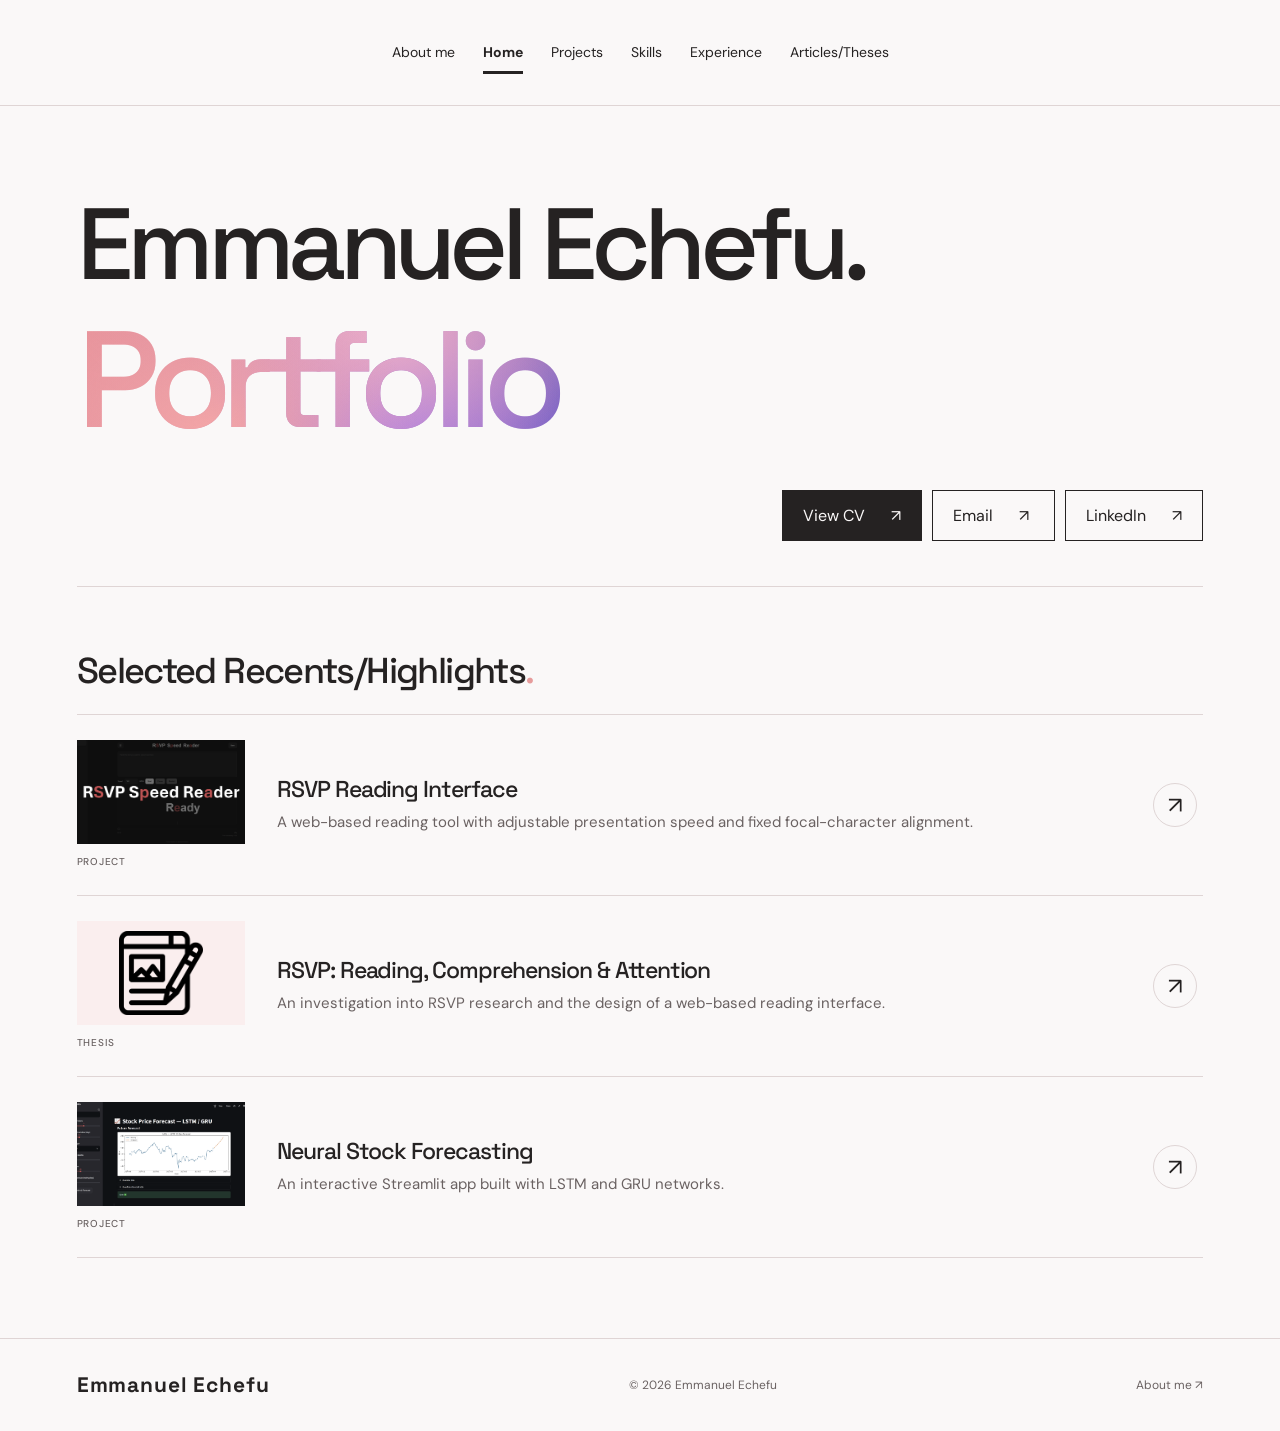
<file: index.html>
<!doctype html><html lang="en"><head><meta charset="utf-8"><meta name="viewport" content="width=device-width, initial-scale=1"><title>Home — Emmanuel Echefu</title><meta name="description" content="Emmanuel Echefu — Computer Science student at the University of Nottingham. Projects in AI, software development, and web technologies."><link rel="stylesheet" href="/style.css"><script src="/app.js" defer></script></head><body><a class="skip" href="#main">Skip to content</a><header><button class="menu" aria-expanded="false" aria-controls="nav">Menu +</button><nav id="nav"><a href="/about/" >About me</a><a href="/" aria-current="page">Home</a><a href="/projects/" >Projects</a><a href="/skills/" >Skills</a><a href="/experience/" >Experience</a><a href="/articles/" >Articles/Theses</a></nav></header><main id="main"><section class="hero"><h1><span class="personal-name">Emmanuel Echefu<span class="green">.</span></span><span class="portfolio-word"><span class="outline">Portfolio</span><span class="portfolio-hue" aria-hidden="true">Portfolio</span></span></h1><div class="hero-bottom"><div class="contact-links"><a href="/assets/emmanuel-echefu-cv.pdf" target="_blank" rel="noopener">View CV <span>↗</span></a><a href="mailto:eman.echefu@gmail.com">Email <span>↗</span></a><a href="https://www.linkedin.com/in/emmanuel-echefu-28482b37a/" target="_blank" rel="noopener">LinkedIn <span>↗</span></a></div></div></section><section class="updates"><div class="section-head"><div><h2>Selected Recents/Highlights<span class="green">.</span></h2></div></div><a class="update" href="/projects/#rsvp-reader"><span class="update-preview"><span class="update-image"><img src="/assets/rsvp-reading-tool.png" alt="" loading="lazy"></span><span class="date">PROJECT</span></span><div><h3>RSVP Reading Interface</h3><p>A web-based reading tool with adjustable presentation speed and fixed focal-character alignment.</p></div><span class="round-arrow">↗</span></a><a class="update" href="/articles/#rsvp-thesis"><span class="update-preview"><span class="update-image"><img src="/assets/rsvp-thesis-thumbnail.png" alt="" loading="lazy"></span><span class="date">THESIS</span></span><div><h3>RSVP: Reading, Comprehension & Attention</h3><p>An investigation into RSVP research and the design of a web-based reading interface.</p></div><span class="round-arrow">↗</span></a><a class="update" href="/projects/#stock-forecast"><span class="update-preview"><span class="update-image"><img src="/assets/project1.png" alt="" loading="lazy"></span><span class="date">PROJECT</span></span><div><h3>Neural Stock Forecasting</h3><p>An interactive Streamlit app built with LSTM and GRU networks.</p></div><span class="round-arrow">↗</span></a></section></main><footer><a class="brand" href="/">Emmanuel Echefu</a><p>© 2026 Emmanuel Echefu</p><a href="/about/">About me ↗</a></footer><dialog id="modal"><button class="close" aria-label="Close dialog">×</button><div id="modal-content"></div></dialog></body></html>
</file>
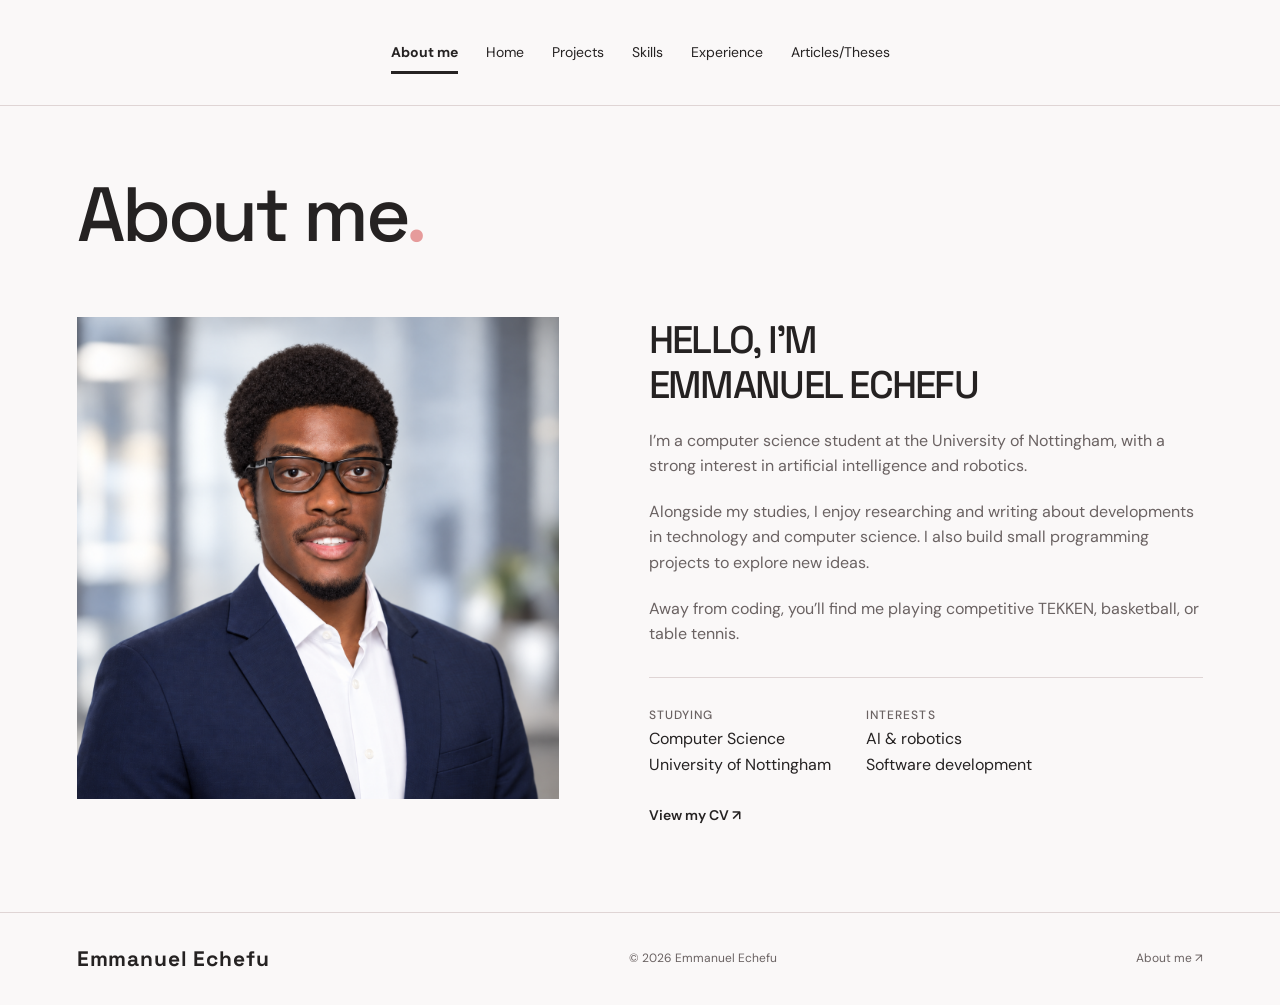
<file: about/index.html>
<!doctype html><html lang="en"><head><meta charset="utf-8"><meta name="viewport" content="width=device-width, initial-scale=1"><title>About me — Emmanuel Echefu</title><meta name="description" content="Emmanuel Echefu — Computer Science student at the University of Nottingham. Projects in AI, software development, and web technologies."><link rel="stylesheet" href="/style.css"><script src="/app.js" defer></script></head><body><a class="skip" href="#main">Skip to content</a><header><button class="menu" aria-expanded="false" aria-controls="nav">Menu +</button><nav id="nav"><a href="/about/" aria-current="page">About me</a><a href="/" >Home</a><a href="/projects/" >Projects</a><a href="/skills/" >Skills</a><a href="/experience/" >Experience</a><a href="/articles/" >Articles/Theses</a></nav></header><main id="main"><section class="page-intro about-intro"><h1>About me<span class="green">.</span></h1></section><section class="about-grid"><figure><img class="portrait" src="/assets/emmanuel-echefu-portrait.png" alt="Portrait of Emmanuel Echefu" width="1254" height="1254"></figure><div><h2>HELLO, I’M<br>EMMANUEL ECHEFU</h2><p>I’m a computer science student at the University of Nottingham, with a strong interest in artificial intelligence and robotics.</p><p>Alongside my studies, I enjoy researching and writing about developments in technology and computer science. I also build small programming projects to explore new ideas.</p><p>Away from coding, you’ll find me playing competitive TEKKEN, basketball, or table tennis.</p><div class="about-facts"><div><small>STUDYING</small><p>Computer Science<br>University of Nottingham</p></div><div><small>INTERESTS</small><p>AI & robotics<br>Software development</p></div></div><a class="text-link" href="/assets/emmanuel-echefu-cv.pdf" target="_blank" rel="noopener">View my CV ↗</a></div></section></main><footer><a class="brand" href="/">Emmanuel Echefu</a><p>© 2026 Emmanuel Echefu</p><a href="/about/">About me ↗</a></footer><dialog id="modal"><button class="close" aria-label="Close dialog">×</button><div id="modal-content"></div></dialog></body></html>
</file>
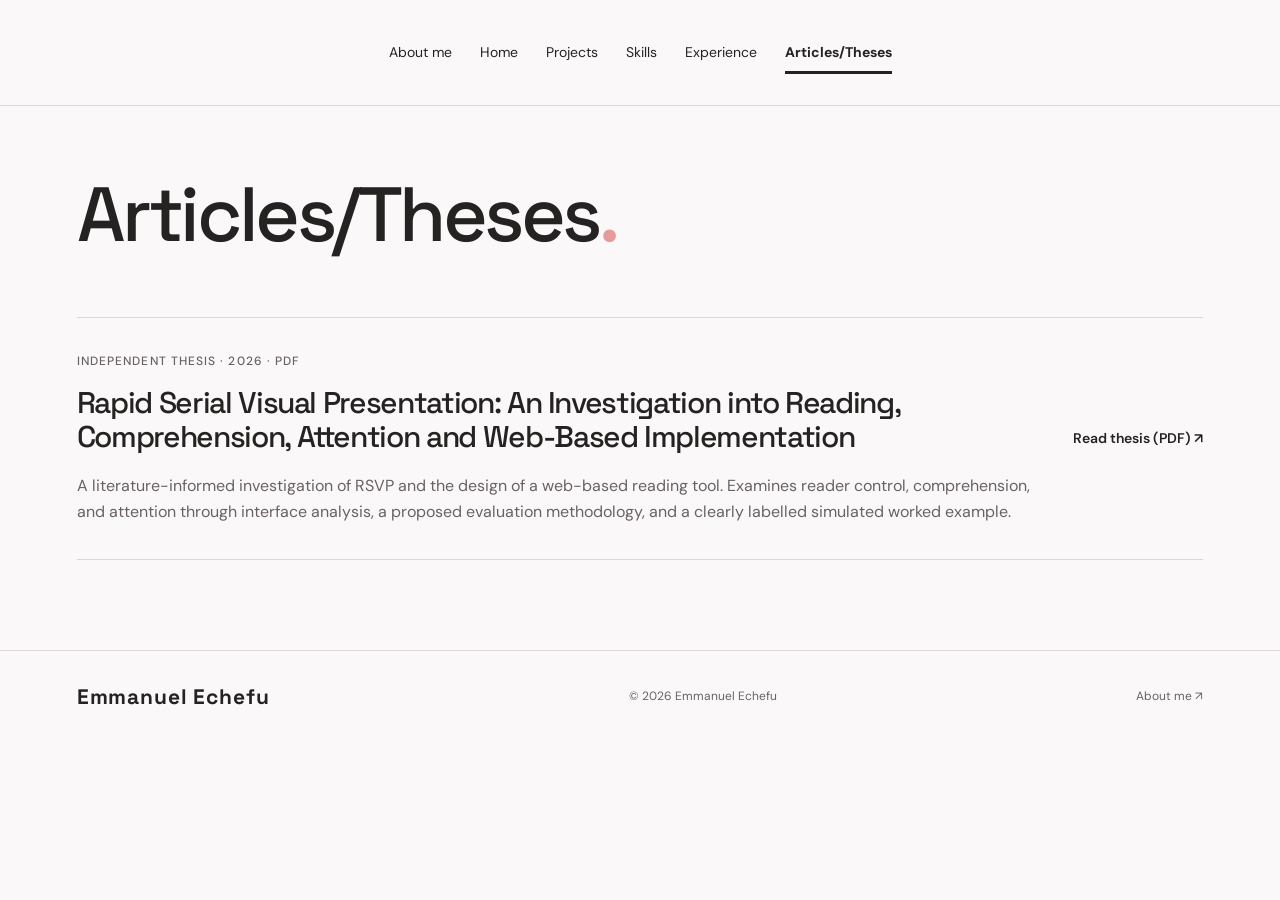
<file: articles/index.html>
<!doctype html><html lang="en"><head><meta charset="utf-8"><meta name="viewport" content="width=device-width, initial-scale=1"><title>Articles/Theses — Emmanuel Echefu</title><meta name="description" content="Emmanuel Echefu — Computer Science student at the University of Nottingham. Projects in AI, software development, and web technologies."><link rel="stylesheet" href="/style.css"><script src="/app.js" defer></script></head><body><a class="skip" href="#main">Skip to content</a><header><button class="menu" aria-expanded="false" aria-controls="nav">Menu +</button><nav id="nav"><a href="/about/" >About me</a><a href="/" >Home</a><a href="/projects/" >Projects</a><a href="/skills/" >Skills</a><a href="/experience/" >Experience</a><a href="/articles/" aria-current="page">Articles/Theses</a></nav></header><main id="main"><section class="page-intro"><h1>Articles/<wbr>Theses<span class="green">.</span></h1></section><section class="article-list"><article class="article-row" id="rsvp-thesis"><div><p class="eyebrow">INDEPENDENT THESIS · 2026 · PDF</p><h2>Rapid Serial Visual Presentation: An Investigation into Reading, Comprehension, Attention and Web-Based Implementation</h2><p>A literature-informed investigation of RSVP and the design of a web-based reading tool. Examines reader control, comprehension, and attention through interface analysis, a proposed evaluation methodology, and a clearly labelled simulated worked example.</p></div><a class="text-link" href="/assets/rsvp-thesis.pdf" target="_blank" rel="noopener">Read thesis (PDF) ↗</a></article></section></main><footer><a class="brand" href="/">Emmanuel Echefu</a><p>© 2026 Emmanuel Echefu</p><a href="/about/">About me ↗</a></footer><dialog id="modal"><button class="close" aria-label="Close dialog">×</button><div id="modal-content"></div></dialog></body></html>
</file>
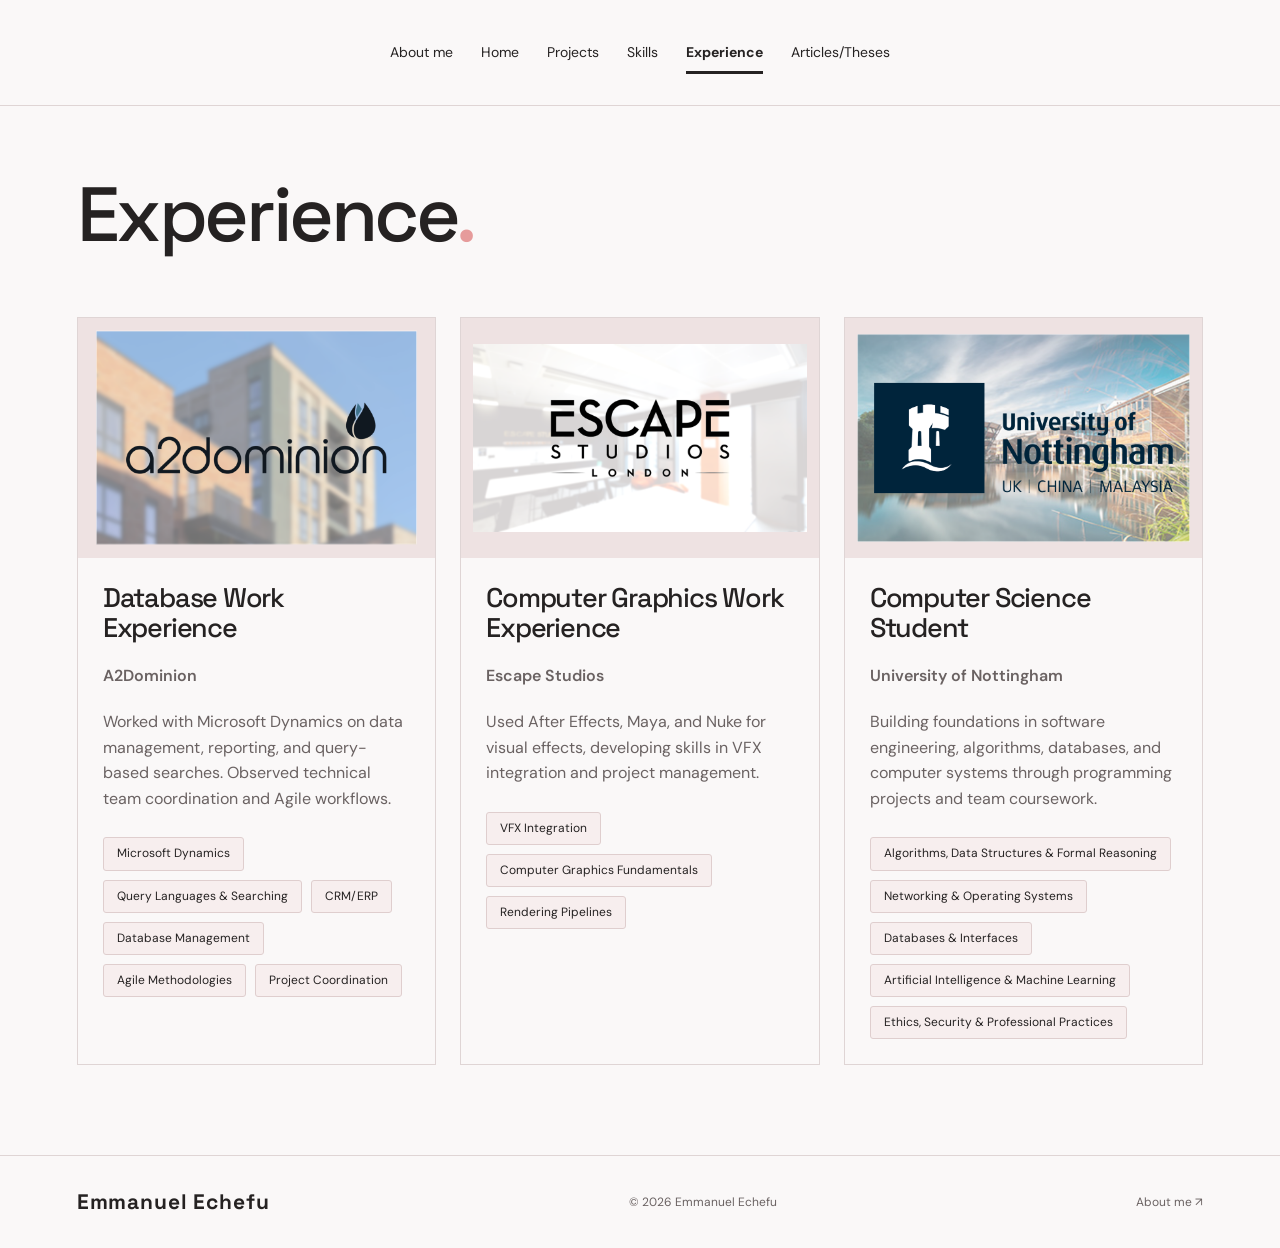
<file: experience/index.html>
<!doctype html><html lang="en"><head><meta charset="utf-8"><meta name="viewport" content="width=device-width, initial-scale=1"><title>Experience — Emmanuel Echefu</title><meta name="description" content="Emmanuel Echefu — Computer Science student at the University of Nottingham. Projects in AI, software development, and web technologies."><link rel="stylesheet" href="/style.css"><script src="/app.js" defer></script></head><body><a class="skip" href="#main">Skip to content</a><header><button class="menu" aria-expanded="false" aria-controls="nav">Menu +</button><nav id="nav"><a href="/about/" >About me</a><a href="/" >Home</a><a href="/projects/" >Projects</a><a href="/skills/" >Skills</a><a href="/experience/" aria-current="page">Experience</a><a href="/articles/" >Articles/Theses</a></nav></header><main id="main"><section class="page-intro"><h1>Experience<span class="green">.</span></h1></section><section class="card-grid experience-grid"><article class="card" id="a2dominion"><div class="thumb real-thumb"><img src="/assets/a2dominion.png" alt="A2Dominion thumbnail" loading="lazy"></div><div class="card-body"><h2>Database Work Experience</h2><p class="organization">A2Dominion</p><p>Worked with Microsoft Dynamics on data management, reporting, and query-based searches. Observed technical team coordination and Agile workflows.</p><div class="chips"><span>Microsoft Dynamics</span><span>Query Languages &amp; Searching</span><span>CRM/ERP</span><span>Database Management</span><span>Agile Methodologies</span><span>Project Coordination</span></div></div></article><article class="card" id="escape-studios"><div class="thumb real-thumb"><img src="/assets/escape-studios.png" alt="Escape Studios thumbnail" loading="lazy"></div><div class="card-body"><h2>Computer Graphics Work Experience</h2><p class="organization">Escape Studios</p><p>Used After Effects, Maya, and Nuke for visual effects, developing skills in VFX integration and project management.</p><div class="chips"><span>VFX Integration</span><span>Computer Graphics Fundamentals</span><span>Rendering Pipelines</span></div></div></article><article class="card" id="nottingham"><div class="thumb real-thumb"><img src="/assets/university-of-nottingham.png" alt="University of Nottingham thumbnail" loading="lazy"></div><div class="card-body"><h2>Computer Science Student</h2><p class="organization">University of Nottingham</p><p>Building foundations in software engineering, algorithms, databases, and computer systems through programming projects and team coursework.</p><div class="chips"><span>Algorithms, Data Structures &amp; Formal Reasoning</span><span>Networking &amp; Operating Systems</span><span>Databases &amp; Interfaces</span><span>Artificial Intelligence &amp; Machine Learning</span><span>Ethics, Security &amp; Professional Practices</span></div></div></article></section></main><footer><a class="brand" href="/">Emmanuel Echefu</a><p>© 2026 Emmanuel Echefu</p><a href="/about/">About me ↗</a></footer><dialog id="modal"><button class="close" aria-label="Close dialog">×</button><div id="modal-content"></div></dialog></body></html>
</file>
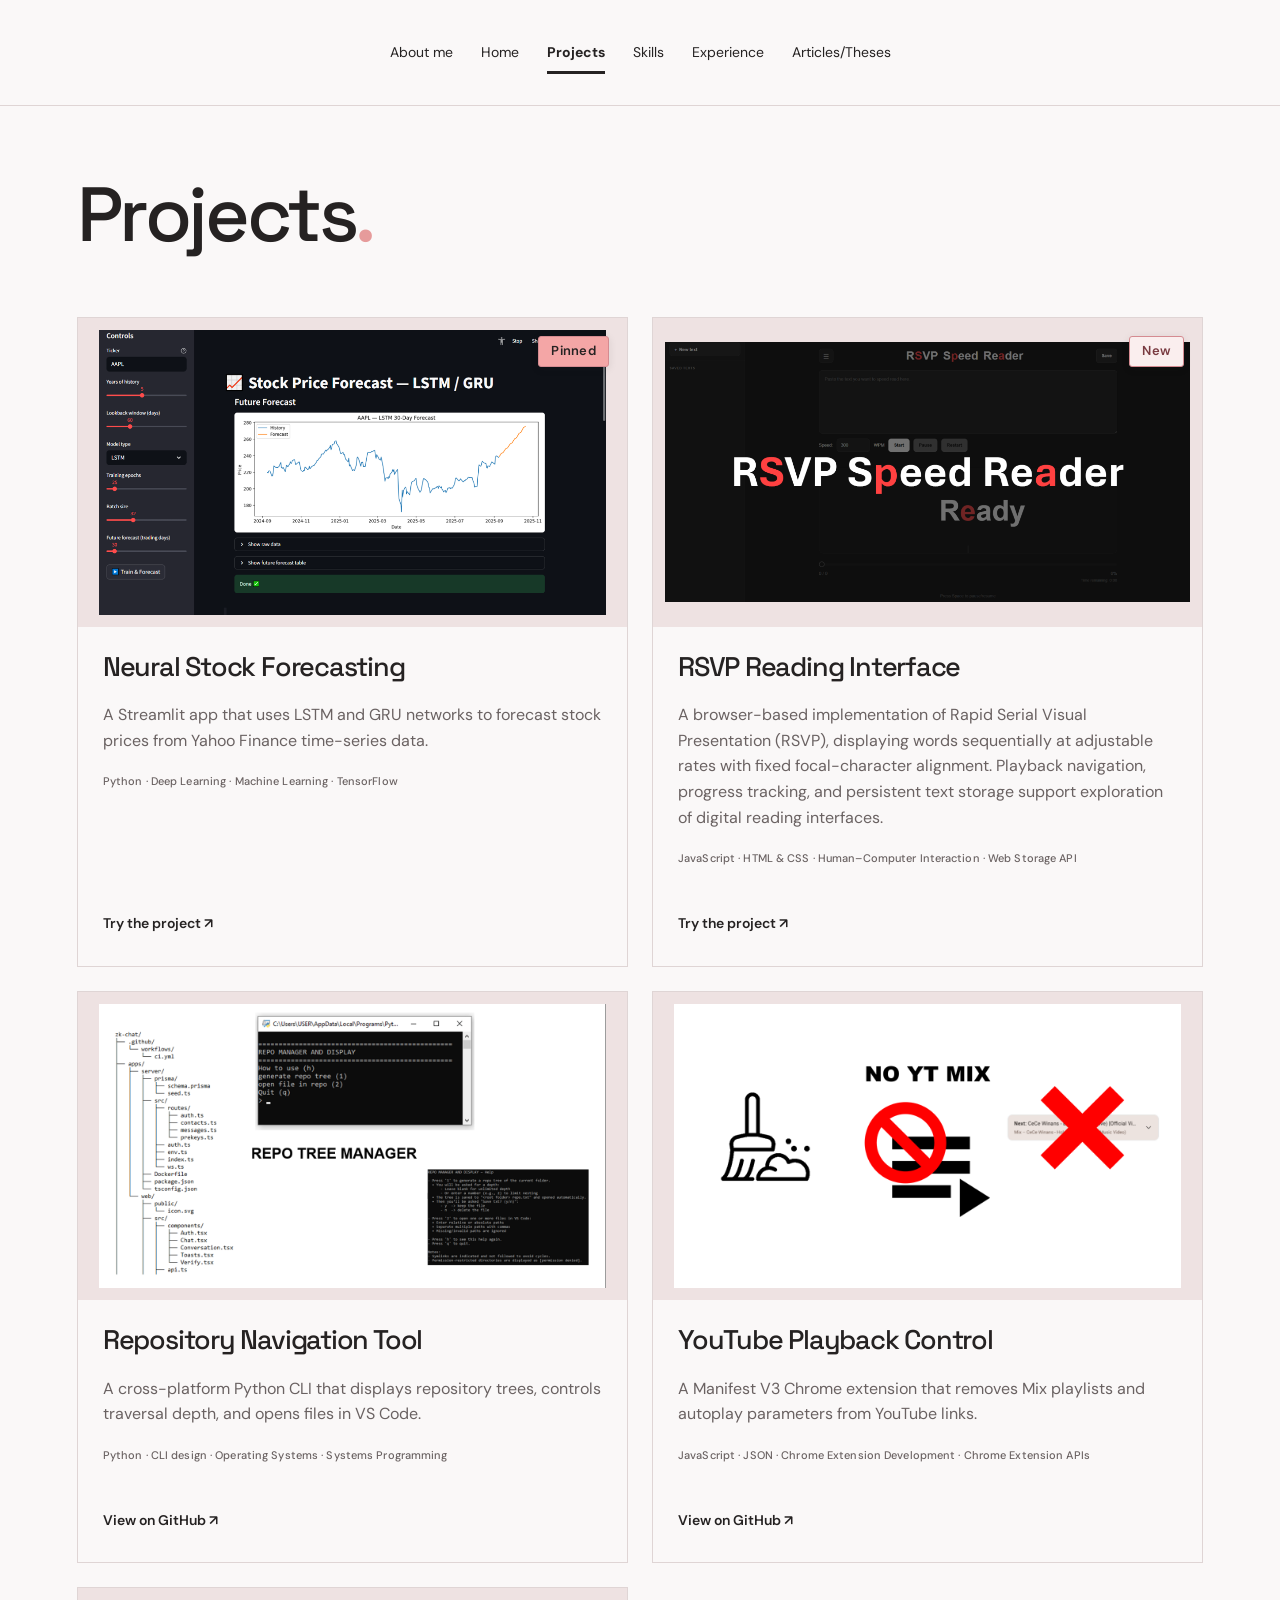
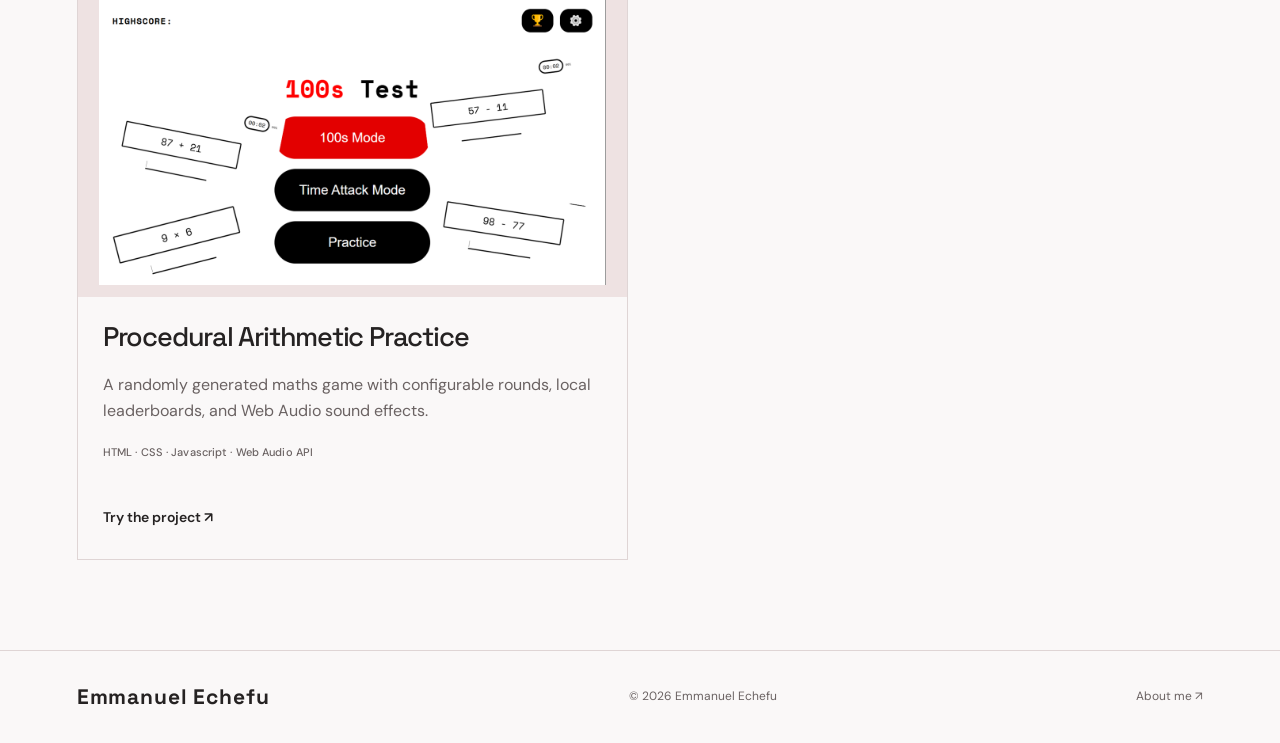
<file: projects/index.html>
<!doctype html><html lang="en"><head><meta charset="utf-8"><meta name="viewport" content="width=device-width, initial-scale=1"><title>Projects — Emmanuel Echefu</title><meta name="description" content="Emmanuel Echefu — Computer Science student at the University of Nottingham. Projects in AI, software development, and web technologies."><link rel="stylesheet" href="/style.css"><script src="/app.js" defer></script></head><body><a class="skip" href="#main">Skip to content</a><header><button class="menu" aria-expanded="false" aria-controls="nav">Menu +</button><nav id="nav"><a href="/about/" >About me</a><a href="/" >Home</a><a href="/projects/" aria-current="page">Projects</a><a href="/skills/" >Skills</a><a href="/experience/" >Experience</a><a href="/articles/" >Articles/Theses</a></nav></header><main id="main"><section class="page-intro"><h1>Projects<span class="green">.</span></h1></section><section class="card-grid projects-grid"><article class="card project-card" id="stock-forecast"><span class="pinned-tag">Pinned</span><div class="thumb real-thumb"><img src="/assets/project1.png" alt="Neural Stock Forecasting project preview" loading="lazy"></div><div class="card-body"><h2>Neural Stock Forecasting</h2><p>A Streamlit app that uses LSTM and GRU networks to forecast stock prices from Yahoo Finance time-series data.</p><p class="tags">Python · Deep Learning · Machine Learning · TensorFlow</p><a class="text-link" href="https://emmanuelechefu-stock-forecast-project.streamlit.app/" target="_blank" rel="noopener">Try the project ↗</a></div></article><article class="card project-card" id="rsvp-reader"><span class="pinned-tag new-tag">New</span><div class="thumb real-thumb"><img src="/assets/rsvp-reading-tool.png" alt="RSVP Reading Interface project preview" loading="lazy"></div><div class="card-body"><h2>RSVP Reading Interface</h2><p>A browser-based implementation of Rapid Serial Visual Presentation (RSVP), displaying words sequentially at adjustable rates with fixed focal-character alignment. Playback navigation, progress tracking, and persistent text storage support exploration of digital reading interfaces.</p><p class="tags">JavaScript · HTML &amp; CSS · Human–Computer Interaction · Web Storage API</p><a class="text-link" href="https://emmanuelechefu.github.io/RSVP-Reading-Tool/" target="_blank" rel="noopener">Try the project ↗</a></div></article><article class="card project-card" id="repo-manager"><div class="thumb real-thumb"><img src="/assets/project2.png" alt="Repository Navigation Tool project preview" loading="lazy"></div><div class="card-body"><h2>Repository Navigation Tool</h2><p>A cross-platform Python CLI that displays repository trees, controls traversal depth, and opens files in VS Code.</p><p class="tags">Python · CLI design · Operating Systems · Systems Programming</p><a class="text-link" href="https://github.com/emmanuelechefu/repo-tree-manager" target="_blank" rel="noopener">View on GitHub ↗</a></div></article><article class="card project-card" id="youtube-extension"><div class="thumb real-thumb"><img src="/assets/project3.png" alt="YouTube Playback Control project preview" loading="lazy"></div><div class="card-body"><h2>YouTube Playback Control</h2><p>A Manifest V3 Chrome extension that removes Mix playlists and autoplay parameters from YouTube links.</p><p class="tags">JavaScript · JSON · Chrome Extension Development · Chrome Extension APIs</p><a class="text-link" href="https://github.com/emmanuelechefu/No-Automatic-Youtube-Mix-Chrome-Extension" target="_blank" rel="noopener">View on GitHub ↗</a></div></article><article class="card project-card" id="100s-test"><div class="thumb real-thumb"><img src="/assets/project4.png" alt="Procedural Arithmetic Practice project preview" loading="lazy"></div><div class="card-body"><h2>Procedural Arithmetic Practice</h2><p>A randomly generated maths game with configurable rounds, local leaderboards, and Web Audio sound effects.</p><p class="tags">HTML · CSS · Javascript · Web Audio API</p><a class="text-link" href="https://emmanuelechefu.github.io/100s-test/" target="_blank" rel="noopener">Try the project ↗</a></div></article></section></main><footer><a class="brand" href="/">Emmanuel Echefu</a><p>© 2026 Emmanuel Echefu</p><a href="/about/">About me ↗</a></footer><dialog id="modal"><button class="close" aria-label="Close dialog">×</button><div id="modal-content"></div></dialog></body></html>
</file>
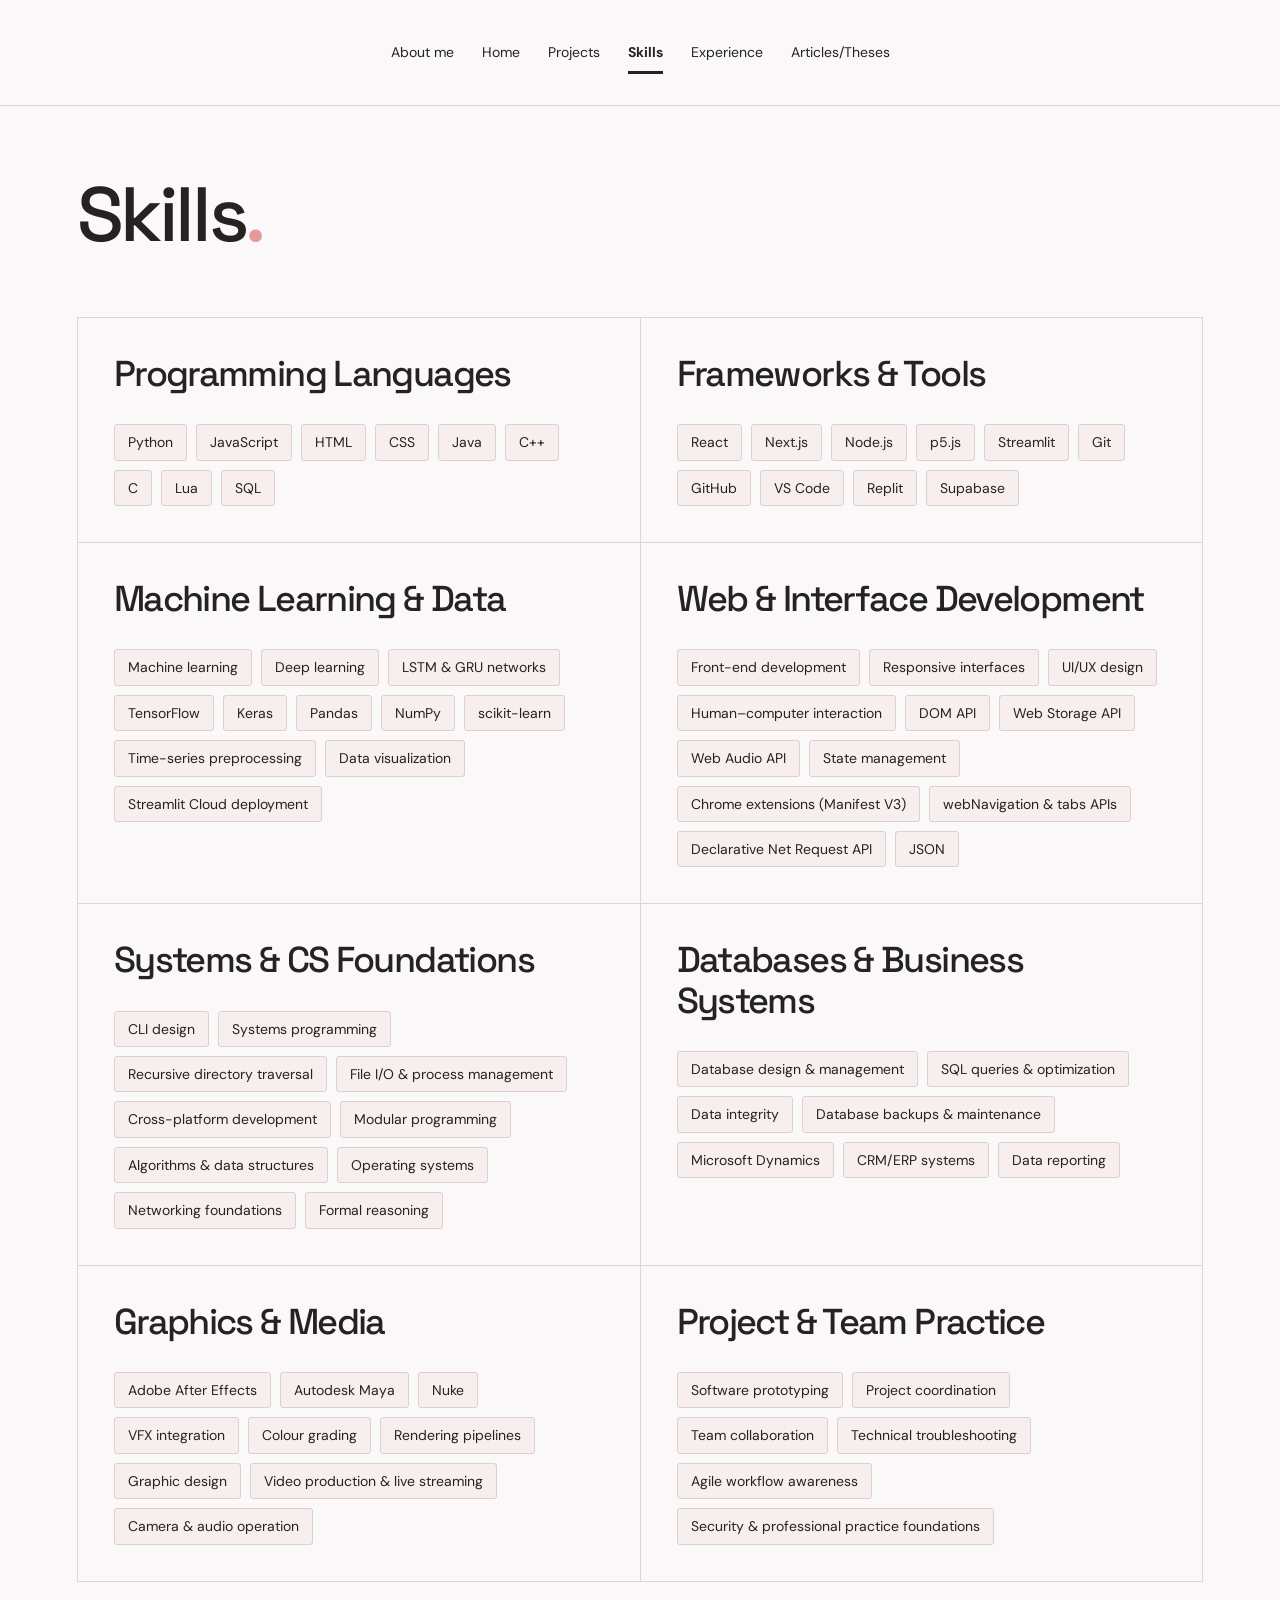
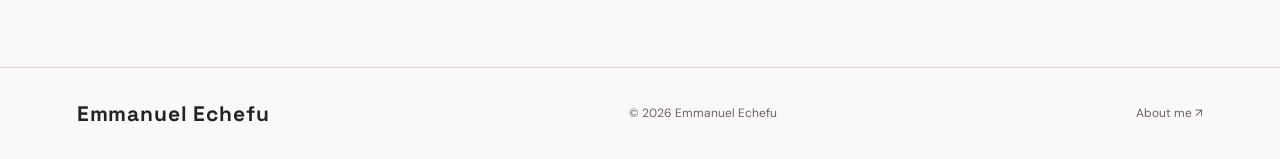
<file: skills/index.html>
<!doctype html><html lang="en"><head><meta charset="utf-8"><meta name="viewport" content="width=device-width, initial-scale=1"><title>Skills — Emmanuel Echefu</title><meta name="description" content="Emmanuel Echefu — Computer Science student at the University of Nottingham. Projects in AI, software development, and web technologies."><link rel="stylesheet" href="/style.css"><script src="/app.js" defer></script></head><body><a class="skip" href="#main">Skip to content</a><header><button class="menu" aria-expanded="false" aria-controls="nav">Menu +</button><nav id="nav"><a href="/about/" >About me</a><a href="/" >Home</a><a href="/projects/" >Projects</a><a href="/skills/" aria-current="page">Skills</a><a href="/experience/" >Experience</a><a href="/articles/" >Articles/Theses</a></nav></header><main id="main"><section class="page-intro"><h1>Skills<span class="green">.</span></h1></section><section class="skills-grid"><article class="skill-group"><h2>Programming Languages</h2><div class="chips"><span>Python</span><span>JavaScript</span><span>HTML</span><span>CSS</span><span>Java</span><span>C++</span><span>C</span><span>Lua</span><span>SQL</span></div></article><article class="skill-group"><h2>Frameworks &amp; Tools</h2><div class="chips"><span>React</span><span>Next.js</span><span>Node.js</span><span>p5.js</span><span>Streamlit</span><span>Git</span><span>GitHub</span><span>VS Code</span><span>Replit</span><span>Supabase</span></div></article><article class="skill-group"><h2>Machine Learning &amp; Data</h2><div class="chips"><span>Machine learning</span><span>Deep learning</span><span>LSTM &amp; GRU networks</span><span>TensorFlow</span><span>Keras</span><span>Pandas</span><span>NumPy</span><span>scikit-learn</span><span>Time-series preprocessing</span><span>Data visualization</span><span>Streamlit Cloud deployment</span></div></article><article class="skill-group"><h2>Web &amp; Interface Development</h2><div class="chips"><span>Front-end development</span><span>Responsive interfaces</span><span>UI/UX design</span><span>Human–computer interaction</span><span>DOM API</span><span>Web Storage API</span><span>Web Audio API</span><span>State management</span><span>Chrome extensions (Manifest V3)</span><span>webNavigation &amp; tabs APIs</span><span>Declarative Net Request API</span><span>JSON</span></div></article><article class="skill-group"><h2>Systems &amp; CS Foundations</h2><div class="chips"><span>CLI design</span><span>Systems programming</span><span>Recursive directory traversal</span><span>File I/O &amp; process management</span><span>Cross-platform development</span><span>Modular programming</span><span>Algorithms &amp; data structures</span><span>Operating systems</span><span>Networking foundations</span><span>Formal reasoning</span></div></article><article class="skill-group"><h2>Databases &amp; Business Systems</h2><div class="chips"><span>Database design &amp; management</span><span>SQL queries &amp; optimization</span><span>Data integrity</span><span>Database backups &amp; maintenance</span><span>Microsoft Dynamics</span><span>CRM/ERP systems</span><span>Data reporting</span></div></article><article class="skill-group"><h2>Graphics &amp; Media</h2><div class="chips"><span>Adobe After Effects</span><span>Autodesk Maya</span><span>Nuke</span><span>VFX integration</span><span>Colour grading</span><span>Rendering pipelines</span><span>Graphic design</span><span>Video production &amp; live streaming</span><span>Camera &amp; audio operation</span></div></article><article class="skill-group"><h2>Project &amp; Team Practice</h2><div class="chips"><span>Software prototyping</span><span>Project coordination</span><span>Team collaboration</span><span>Technical troubleshooting</span><span>Agile workflow awareness</span><span>Security &amp; professional practice foundations</span></div></article></section></main><footer><a class="brand" href="/">Emmanuel Echefu</a><p>© 2026 Emmanuel Echefu</p><a href="/about/">About me ↗</a></footer><dialog id="modal"><button class="close" aria-label="Close dialog">×</button><div id="modal-content"></div></dialog></body></html>
</file>
<file: style.css>
@import url('https://fonts.googleapis.com/css2?family=DM+Sans:wght@400;450;500;600;700&family=Space+Grotesk:wght@400;500;600;700&display=swap');
:root{--ink:#252222;--paper:#faf8f8;--green:#f4a6a6;--line:#dfd5d5;--muted:#6a6262}*{box-sizing:border-box}html{scroll-behavior:smooth;scroll-padding-top:35px}body{margin:0;background:var(--paper);color:var(--ink);font-family:'DM Sans',Arial,sans-serif;font-size:16px;line-height:1.6}button,a{-webkit-tap-highlight-color:transparent}a{color:inherit;text-decoration:none}button{font:inherit;color:inherit;cursor:pointer}button:focus-visible,a:focus-visible,input:focus-visible,textarea:focus-visible{outline:3px solid #9a444a;outline-offset:5px}header,main,footer{max-width:1440px;margin:auto;padding-left:6%;padding-right:6%}header{display:flex;justify-content:space-between;align-items:center;min-height:106px;border-bottom:1px solid var(--line);gap:24px}.brand{font-family:'Space Grotesk',sans-serif;font-weight:700;display:flex;align-items:center;gap:12px;white-space:nowrap;font-size:14px;letter-spacing:.04em}.logo{font-size:25px;letter-spacing:-4px;padding-right:6px}.brand-dot{color:#9a444a;margin-left:-10px}nav{display:flex;gap:28px}nav a{font-size:14px;position:relative;padding:10px 0}nav a[aria-current]{font-weight:700}nav a[aria-current]:after{content:'';height:3px;background:var(--ink);position:absolute;bottom:0;left:0;right:0}nav a:hover{color:#9a444a}.menu{display:none}.eyebrow,.edition,.date,.tags,figcaption,small,.sample-tag{font-family:'DM Sans',sans-serif;font-size:12px;letter-spacing:.09em;font-weight:500}.eyebrow{margin:0 0 22px}.green{color:#e69b9b}h1,h2,h3{font-family:'Space Grotesk',Arial,sans-serif;font-weight:500;line-height:1.12;letter-spacing:-.045em}p{margin:0 0 20px}h2{font-size:36px;margin:0 0 20px}h3{font-size:23px;margin:0 0 8px}.hero{padding:49px 0 45px;border-bottom:1px solid var(--line)}.hero-top{display:flex;justify-content:space-between;gap:20px}.hero-top .eyebrow{margin:0}.edition{color:var(--muted)}.hero h1{font-size:clamp(72px,10.7vw,154px);line-height:1.01;letter-spacing:-.075em;margin:54px 0 42px;position:relative}.hero h1 .green{color:var(--ink)}.outline{color:transparent;-webkit-text-stroke:1.5px var(--ink)}.asterisk{font-size:1.28em;position:absolute;right:3%;bottom:-.03em;color:var(--green);line-height:1;transform:rotate(-8deg);text-shadow:1px 0 var(--ink),-1px 0 var(--ink),0 1px var(--ink),0 -1px var(--ink)}.hero-bottom{display:flex;justify-content:space-between;align-items:end;gap:30px}.hero-bottom>p{font-size:20px;line-height:1.45;margin:0}.contact-links{display:flex;gap:10px}.contact-links button{border:1px solid var(--ink);background:transparent;padding:12px 20px;min-width:123px;text-align:left}.contact-links button:first-child{background:var(--ink);color:var(--paper)}.contact-links span{margin-left:22px}.contact-links button:hover{background:var(--green);color:var(--ink)}.updates{padding:64px 0 80px}.section-head{display:flex;align-items:center;justify-content:space-between;gap:20px;margin-bottom:23px}.section-head .eyebrow{margin-bottom:12px}.section-head h2{margin-bottom:0}.sample-tag{font-size:11px;border:1px solid var(--line);padding:6px 10px;white-space:nowrap}.update{display:grid;grid-template-columns:190px 1fr 50px;align-items:center;gap:25px;padding:27px 0;border-bottom:1px solid var(--line);transition:padding .2s}.update:first-of-type{border-top:1px solid var(--line)}.update:hover{padding-left:15px;background:#faeeee}.date{color:var(--muted)}.update p{margin:0;color:var(--muted);font-size:15px}.round-arrow{border:1px solid var(--line);border-radius:50%;width:44px;height:44px;display:grid;place-items:center;font-size:23px}.update:hover .round-arrow{background:var(--green);border-color:var(--green)}footer{border-top:1px solid var(--line);display:flex;justify-content:space-between;align-items:center;gap:20px;padding-top:29px;padding-bottom:29px;font-size:12px;color:var(--muted)}footer p{margin:0}footer .brand{font-size:21px;color:var(--ink)}footer .brand span{font-family:'DM Sans';font-weight:400;font-size:13px;letter-spacing:0}.page-intro{padding:65px 0 35px}.page-intro h1{font-size:clamp(48px,6vw,82px);margin:0 0 25px}.lede{color:var(--muted);font-size:19px;max-width:690px}.placeholder-note{font-size:13px;color:var(--muted);padding-left:12px;border-left:2px solid #e9a4aa;max-width:760px;margin-bottom:30px}.card-grid{display:grid;grid-template-columns:repeat(3,1fr);gap:24px;margin-bottom:90px}.card{border:1px solid var(--line);scroll-margin-top:30px;min-width:0}.card:target,.article-row:target{outline:2px solid #e69b9b;outline-offset:6px}.card-body{padding:25px}.card-body h2{font-size:27px}.card-body p:not(.eyebrow){color:var(--muted)}.card-body .eyebrow{font-size:11px;margin-bottom:14px}.card-body .tags{font-size:11px;letter-spacing:.01em;min-height:36px}.text-link{border:0;background:transparent;padding:6px 0;font-weight:600;font-size:14px;display:inline-flex;justify-content:space-between;gap:24px}.text-link:hover{text-decoration:underline;text-underline-offset:5px}.thumb{height:240px;position:relative;overflow:hidden}.sort{background:#2b2425;padding:40px 36px 50px;display:flex;align-items:end;gap:6px}.sort i{display:block;flex:1;background:var(--green)}.sort span,.palette span{position:absolute;bottom:15px;left:20px;color:#f6e8e8;font:10px monospace;letter-spacing:.16em}.notes{background:#dadfea;display:flex;align-items:center;justify-content:center;padding:24px}.mini-window{width:100%;background:#f9fafc;padding:15px;box-shadow:0 10px 30px #28375318;transform:rotate(-5deg)}.mini-window small{font-size:8px;display:block;border-bottom:1px solid #dce1e6;padding-bottom:9px;margin-bottom:12px;color:#7a8496}.mini-window b{float:right}.mini-window strong{font-size:16px;letter-spacing:-.04em}.mini-window p{font:9px/1.4 monospace;margin:12px 0;color:#737b88}.palette{display:flex;background:#674965;padding:35px 30px 50px;gap:0;align-items:center}.palette i{height:125px;flex:1;background:#a992c5}.palette i:nth-child(2){background:#d1baeb;height:148px}.palette i:nth-child(3){background:#e8d8f5;height:163px}.palette i:nth-child(4){background:#f7eddd;height:138px}.exp-art{background:#eee2e2;display:grid;place-content:center}.exp-art>span{font:70px 'Space Grotesk';letter-spacing:-.08em}.exp-art small{position:absolute;bottom:15px;left:20px;font-size:10px}.card:nth-child(2) .exp-art{background:#e1e4ee}.card:nth-child(3) .exp-art{background:#e7e3db}.organization{font-weight:600}.skills-grid{display:grid;grid-template-columns:1fr 1fr;margin:0 0 85px;border-top:1px solid var(--line);border-left:1px solid var(--line)}.skill-group{padding:36px;border-bottom:1px solid var(--line);border-right:1px solid var(--line)}.skill-number{font:13px monospace;color:var(--muted);display:block;margin-bottom:32px}.skill-group p{color:var(--muted)}.chips{display:flex;flex-wrap:wrap;gap:9px;margin-top:30px}.chips span{padding:6px 13px;border:1px solid #dfcece;font-size:14px;border-radius:3px;background:#f7eeee}.about-grid{display:grid;grid-template-columns:1fr 1.15fr;gap:8%;margin-bottom:80px}.about-grid figure{margin:0}.about-grid img{width:100%;height:510px;object-fit:cover;filter:saturate(.5);display:block}.about-grid figcaption{letter-spacing:0;font-size:12px;color:var(--muted);margin-top:12px}.about-grid figcaption a{text-decoration:underline}.about-grid h2{font-size:42px}.about-grid>div>p:not(.eyebrow){color:var(--muted)}.about-facts{border-top:1px solid var(--line);padding-top:23px;margin-top:30px;display:flex;gap:35px}.about-facts small{color:var(--muted)}.article-list{margin-bottom:90px}.article-row{display:flex;justify-content:space-between;align-items:center;gap:30px;border-top:1px solid var(--line);padding:34px 0}.article-row:last-child{border-bottom:1px solid var(--line)}.article-row h2{font-size:30px}.article-row p{color:var(--muted);margin-bottom:0}.article-row .eyebrow{margin-bottom:15px}.article-row .text-link{flex-shrink:0}dialog{border:1px solid var(--line);padding:45px;max-width:700px;width:calc(100% - 32px);max-height:85vh;background:var(--paper);color:var(--ink)}dialog::backdrop{background:#241b1daa;backdrop-filter:blur(4px)}.close{position:absolute;right:15px;top:8px;border:0;background:none;font-size:28px}.modal-kicker{font-size:12px;letter-spacing:.1em;color:var(--muted)}dialog h2{font-size:32px}dialog h3{font-size:22px;margin-top:25px}dialog p{color:var(--muted)}.action{border:1px solid var(--ink);padding:10px 18px;background:var(--green);margin:15px 8px 0 0}.demo-bars{height:180px;display:flex;align-items:end;gap:8px;margin:30px 0}.demo-bars i{background:#d58b91;flex:1;transition:height .25s;min-width:12px}.demo-bars.sorted i{background:#9a444a}textarea{width:100%;min-height:150px;padding:16px;border:1px solid var(--line);font:14px/1.6 monospace;resize:vertical;background:white;color:var(--ink)}.note-preview{padding:20px;border:1px solid var(--line);margin-top:16px}.note-preview h1{font-size:28px}.color-demo{display:flex;height:140px;margin-top:20px}.color-demo div{flex:1;display:flex;align-items:end;justify-content:center;padding-bottom:12px;font-size:11px}.skip{position:fixed;top:-100px;left:15px;background:var(--green);padding:10px;z-index:100}.skip:focus{top:10px}@media(min-width:1450px){.hero h1{font-size:154px}}@media(max-width:950px){nav{gap:16px}.brand{font-size:12px}.card-grid{grid-template-columns:1fr 1fr}.card:last-child{grid-column:1/-1;max-width:calc(50% - 12px)}.hero h1{font-size:12vw}.contact-links button{padding:10px 12px;min-width:0}.contact-links span{margin-left:8px}.update{grid-template-columns:140px 1fr 45px}.about-grid{gap:35px}.about-grid img{height:440px}}@media(max-width:700px){header,main,footer{padding-left:6%;padding-right:6%}header{min-height:80px;flex-wrap:wrap;gap:0}.menu{display:block;background:transparent;border:1px solid var(--line);padding:5px 10px;font-size:14px}nav{display:none;width:100%;padding:15px 0 20px;grid-template-columns:repeat(3,1fr);gap:10px 20px}nav.open{display:grid}nav a{font-size:14px}.hero{padding-top:30px}.hero-top .eyebrow{font-size:10px;max-width:210px}.edition{font-size:10px}.hero h1{font-size:14.7vw;margin:43px 0 35px}.asterisk{font-size:.9em;right:1%;bottom:0}.hero-bottom{align-items:start;flex-direction:column;gap:25px}.hero-bottom>p{font-size:18px}.contact-links{width:100%}.contact-links button{flex:1;display:flex;justify-content:space-between;font-size:14px}.updates{padding:42px 0 55px}.section-head h2{font-size:30px}.section-head{align-items:start}.section-head .eyebrow{font-size:10px}.sample-tag{display:none}.update{grid-template-columns:1fr 38px;gap:8px;padding:22px 0}.date{grid-column:1/-1;font-size:10px}.update h3{font-size:21px;line-height:1.3}.update p{font-size:14px}.round-arrow{width:35px;height:35px}.page-intro{padding:44px 0 20px}.page-intro h1{font-size:46px}.lede{font-size:17px}.card-grid,.skills-grid,.about-grid{grid-template-columns:1fr}.card:last-child{grid-column:auto;max-width:none}.thumb{height:250px}.card-grid{margin-bottom:50px}.skill-group{padding:26px}.skill-group h2{font-size:30px}.about-grid img{height:380px}.about-grid h2{font-size:35px}.article-row{align-items:start;flex-direction:column;gap:15px}.article-row h2{font-size:26px}.article-row .text-link{padding-top:0}.article-row p{font-size:15px}footer{flex-wrap:wrap;padding-top:24px;padding-bottom:24px}footer .brand{width:100%}dialog{padding:38px 22px 25px}.color-demo div{font-size:9px}.about-facts{gap:20px}.eyebrow{font-size:11px}}@media(prefers-reduced-motion:reduce){*{scroll-behavior:auto!important;transition:none!important}}

/* Centered navigation and a quieter home-page composition. */
header{justify-content:center}nav{justify-content:center}.hero{padding-top:44px;padding-bottom:45px}.hero h1{margin:38px 0 40px}.hero-bottom{justify-content:flex-end}.portfolio-word{display:inline-block;position:relative}.portfolio-word .outline{display:block} .portfolio-word .outline{-webkit-text-stroke:0;color:transparent}.portfolio-hue{position:absolute;inset:0;pointer-events:none;color:transparent;-webkit-text-stroke:0;background:radial-gradient(ellipse 145px 115px at var(--ink-x,50%) var(--ink-y,50%),hsl(var(--ink-hue,345) 92% 58% / var(--ink-alpha,0)) 0%,hsl(calc(var(--ink-hue,345) + 15) 95% 60% / var(--ink-alpha,0)) 28%,transparent 100%),radial-gradient(ellipse 240px 170px at var(--ink-x,50%) var(--ink-y,50%),hsl(calc(var(--ink-hue,345) - 15) 85% 52% / calc(var(--ink-alpha,0) * .7)) 0%,transparent 100%),radial-gradient(ellipse 55% 150% at var(--flow-x0,15%) var(--flow-y0,25%),#f4a6a6 0%,#f4a6a600 75%),radial-gradient(ellipse 55% 170% at var(--flow-x1,55%) var(--flow-y1,80%),#eeb0c7 0%,#eeb0c700 75%),radial-gradient(ellipse 50% 160% at var(--flow-x2,90%) var(--flow-y2,20%),#9870ed 0%,#9870ed00 75%),linear-gradient(115deg,#e9949b,#d38ba9 50%,#7462c9);background-clip:text;-webkit-background-clip:text;opacity:1;line-height:inherit}.update{grid-template-columns:168px minmax(0,1fr) 50px;gap:32px;padding:25px 0}.update-preview{display:flex;flex-direction:column;gap:10px;min-width:0}.update-image{width:100%;height:104px;display:block;overflow:hidden;background:#eee2e2}.update-image img{display:block;width:100%;height:100%;object-fit:cover;filter:saturate(.55)}.update-chart{display:flex;align-items:flex-end;gap:5px;padding:17px 21px;background:#2b2425}.update-chart i{flex:1;background:var(--green)}.update-writing{padding:13px 20px;background:#e1e4ee;color:#424a60}.update-writing>span{font:20px/1.4 'Space Grotesk',sans-serif;display:block;letter-spacing:-.04em;margin-bottom:7px}.update-writing i{display:block;height:2px;width:100%;background:#a9b1c4;margin:5px 0}.update-writing i:last-child{width:65%}.update .date{font-size:10px;letter-spacing:.07em}.update:hover{padding-left:0}.update:hover .update-image{outline:1px solid #cc989e;outline-offset:3px}
@media(max-width:700px){header{justify-content:center;min-height:80px}.menu{margin:16px auto}nav.open{justify-items:center}.hero{padding-top:30px}.hero h1{margin:25px 0 37px}.hero-bottom{align-items:stretch}.portfolio-hue{background-size:auto}.update{grid-template-columns:88px minmax(0,1fr) 28px;gap:14px;padding:23px 0}.update-image{height:66px}.update-preview{gap:7px}.update .date{font-size:9px;letter-spacing:.015em;grid-column:auto}.update h3{font-size:19px}.update p{font-size:13px}.update .round-arrow{width:28px;height:28px;font-size:18px}.update-chart{padding:12px 10px;gap:3px}.update-writing{padding:8px}.update-writing>span{font-size:14px;margin-bottom:5px}.update-writing i{margin:4px 0}.update-writing i:last-child{display:none}}
@media(prefers-reduced-motion:reduce){.portfolio-hue{transition:none}}

/* Preserve the final glyph's overhang with the heading's tight tracking. */
.portfolio-word{padding-inline-end:.14em}
.portfolio-hue{white-space:nowrap}

.personal-name{display:block;font-size:clamp(48px,7.9vw,113px);letter-spacing:-.065em;line-height:1.12;margin-bottom:10px}.contact-links a{border:1px solid var(--ink);background:transparent;padding:12px 20px;min-width:123px;text-align:left}.contact-links a:first-child{background:var(--ink);color:var(--paper)}.contact-links a:hover{background:var(--green);color:var(--ink)}.contact-links button:first-child{background:transparent;color:var(--ink)}.real-thumb{background:#eee2e2;padding:12px}.real-thumb img{display:block;width:100%;height:100%;object-fit:contain}.card-body{display:flex;flex-direction:column}.card-body .text-link{margin-top:auto}.card-grid .card{display:flex;flex-direction:column}.card-grid .card-body{flex:1}.card-grid .card:last-child{grid-column:auto;max-width:none}.card-body .chips{margin-top:6px}.card-body .chips span{font-size:12px}.real-thumb{flex-shrink:0}@media(max-width:950px){.contact-links a{padding:10px 12px;min-width:0}}@media(max-width:700px){.personal-name{font-size:10.2vw;letter-spacing:-.065em}.contact-links a{flex:1;display:flex;justify-content:space-between;font-size:14px}.hero h1{font-size:14.7vw}.about-facts{flex-wrap:wrap}}

.about-grid img.portrait{height:auto;aspect-ratio:1;object-fit:cover;filter:none}.about-intro{padding-bottom:35px}.about-grid h2{font-size:clamp(28px,3vw,42px);line-height:1.18}

.placeholder-thumb{background:#e1eaf1;padding:0}.update-image:has(img[src="/assets/image-placeholder.png"]){background:#e1eaf1}.update-image img[src="/assets/image-placeholder.png"]{object-fit:contain;filter:none}

.project-card{position:relative}.pinned-tag{position:absolute;top:18px;right:18px;z-index:1;background:#f4a6a6;color:#252222;border:1px solid #d58b91;padding:4px 12px;border-radius:3px;font-size:13px;font-weight:600;letter-spacing:.02em;box-shadow:0 2px 8px #25222218}

.new-tag{background:#faeeee;border-color:#d58b91;color:#793a40}

.projects-grid{grid-template-columns:repeat(2,minmax(0,1fr))}.projects-grid .real-thumb{height:auto;aspect-ratio:16/9}.projects-grid .real-thumb img{height:100%}@media(max-width:700px){.projects-grid{grid-template-columns:minmax(0,1fr)}}

.update-image img[src="/assets/rsvp-thesis-thumbnail.png"]{object-fit:contain;padding:10px;filter:none;background:#faeeee}
</file>
